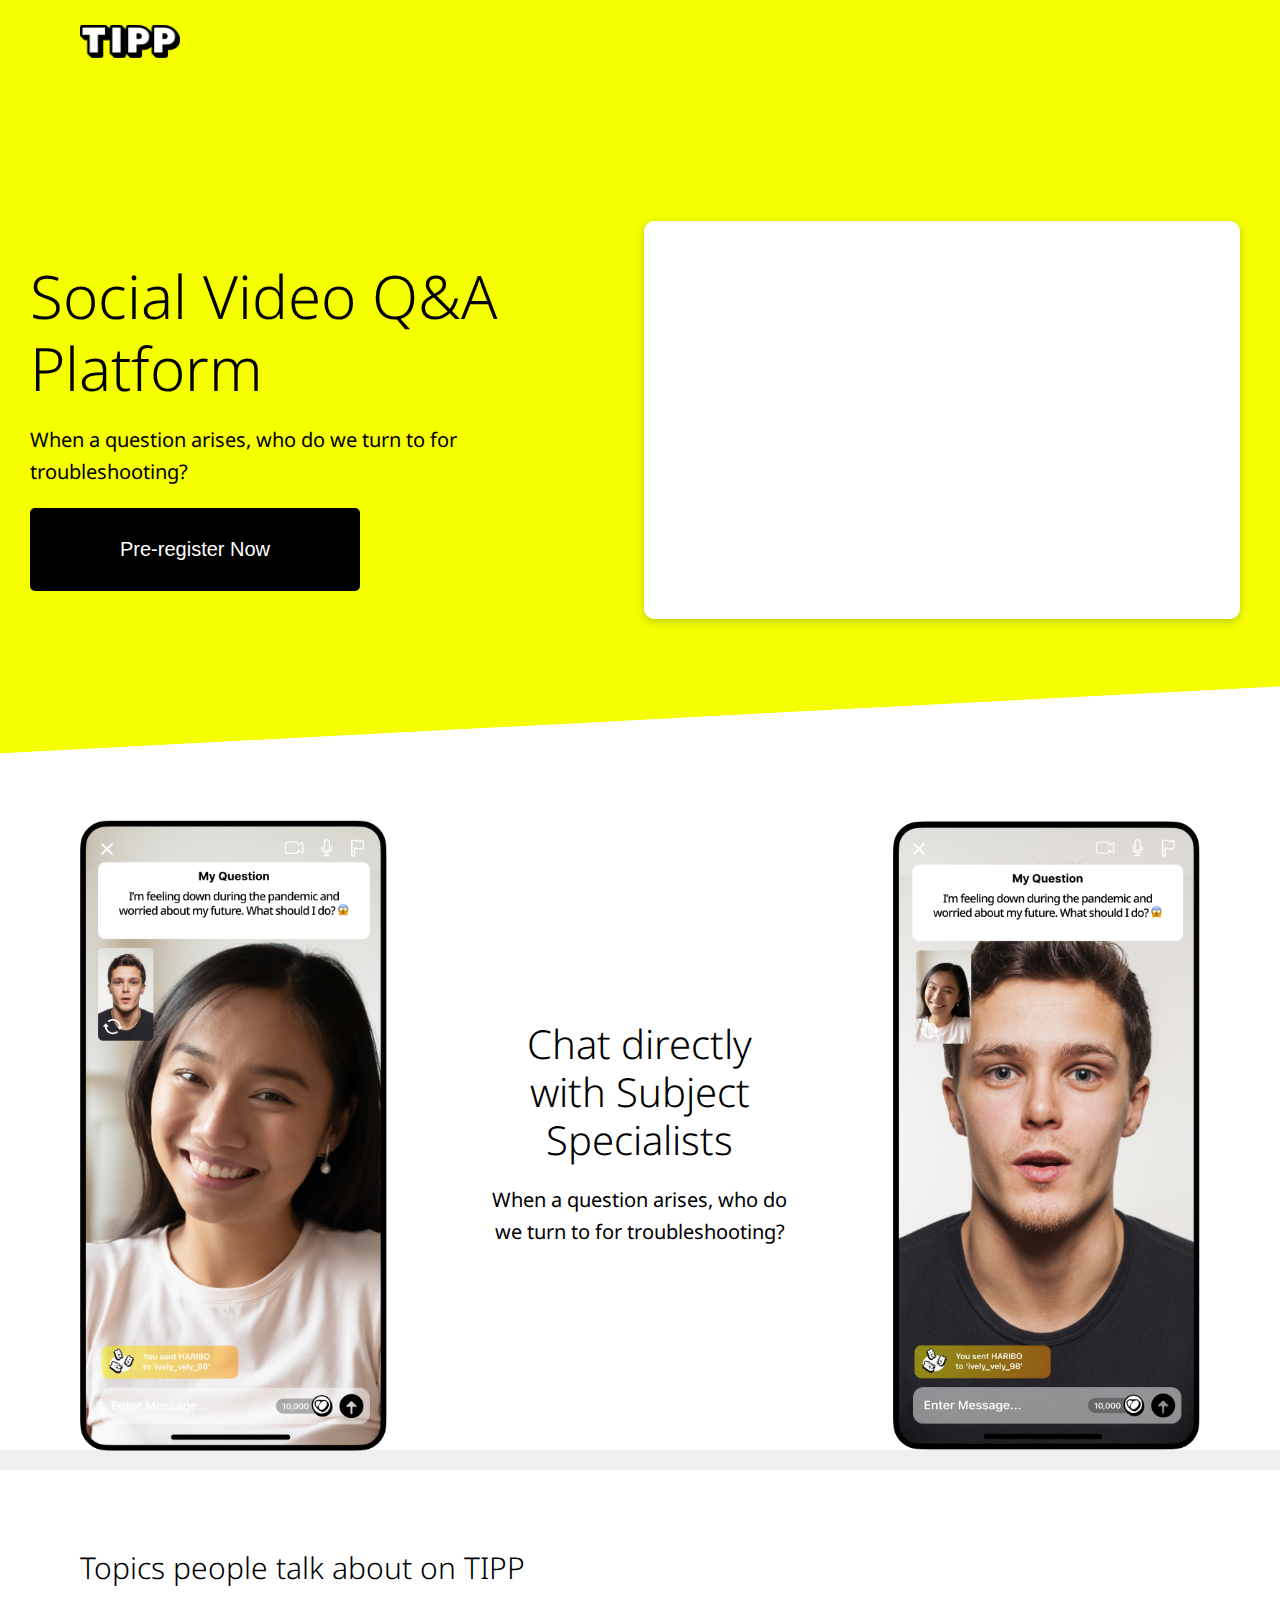
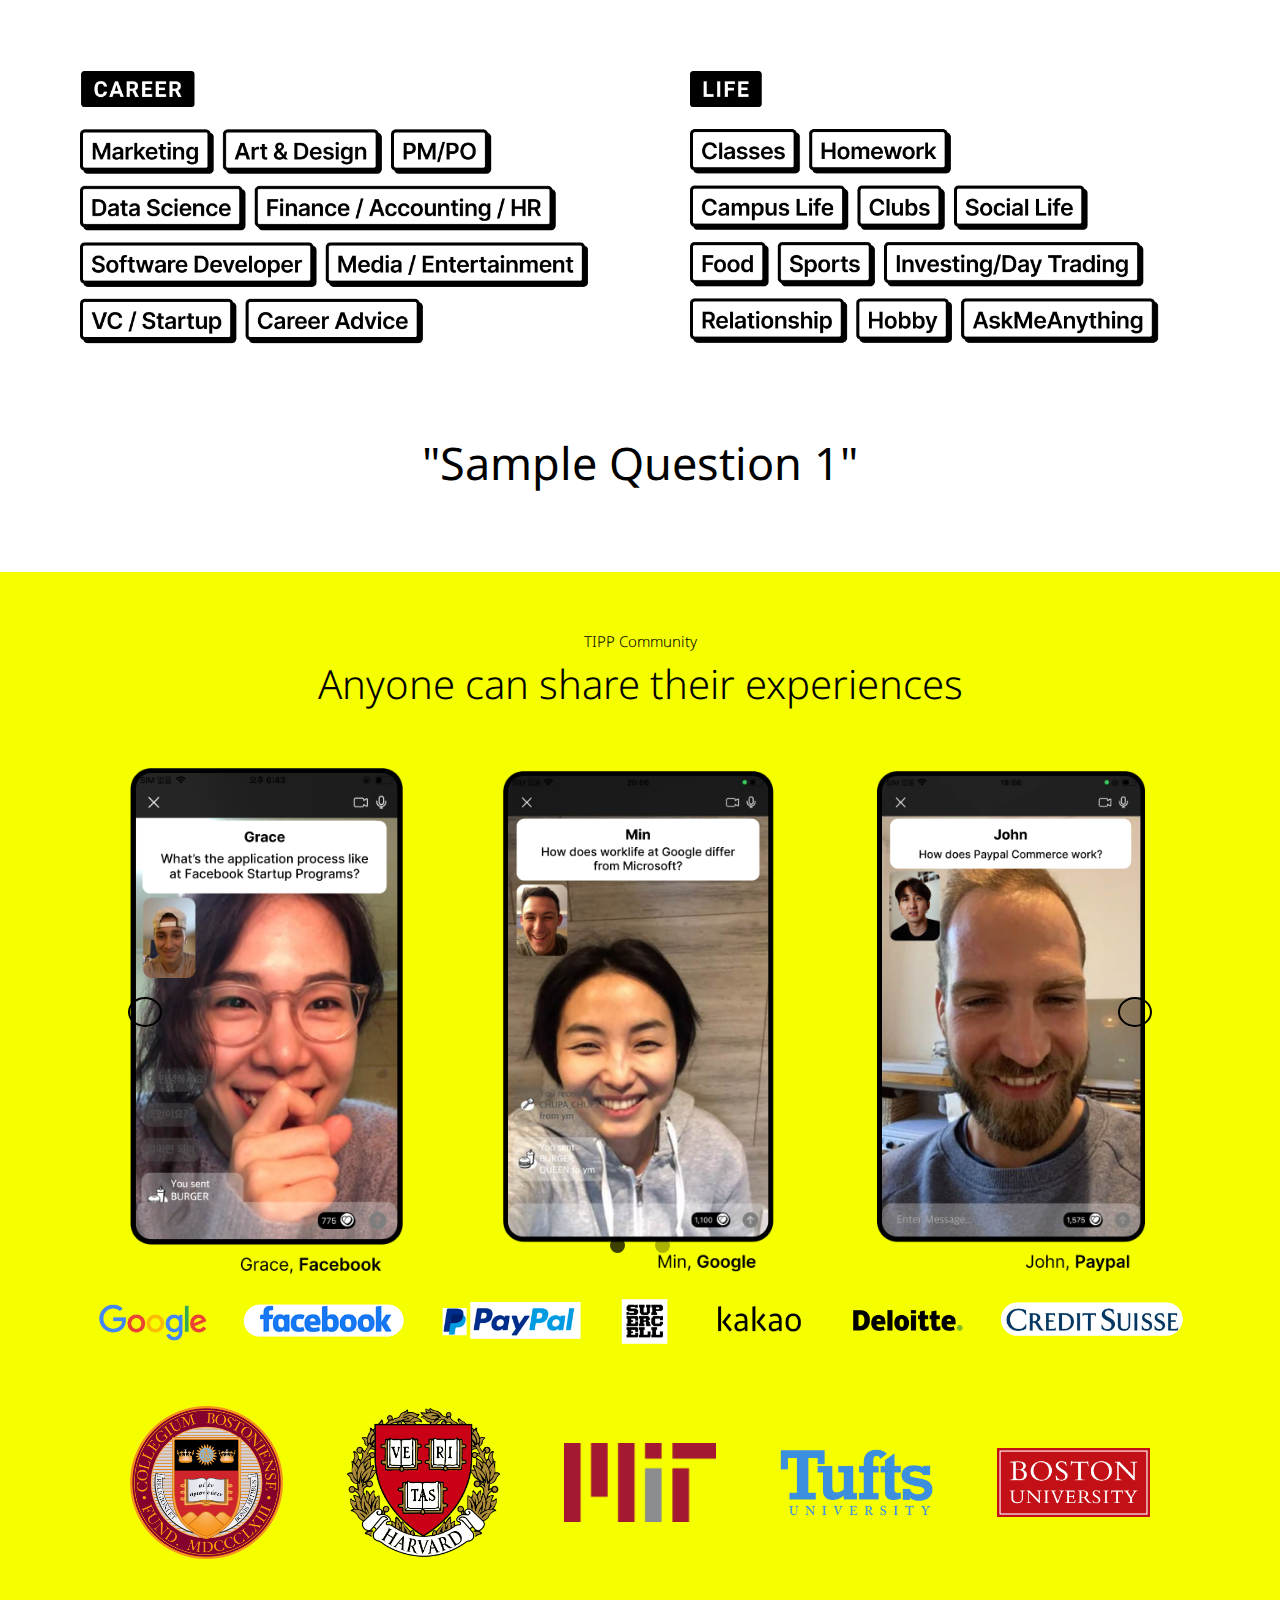
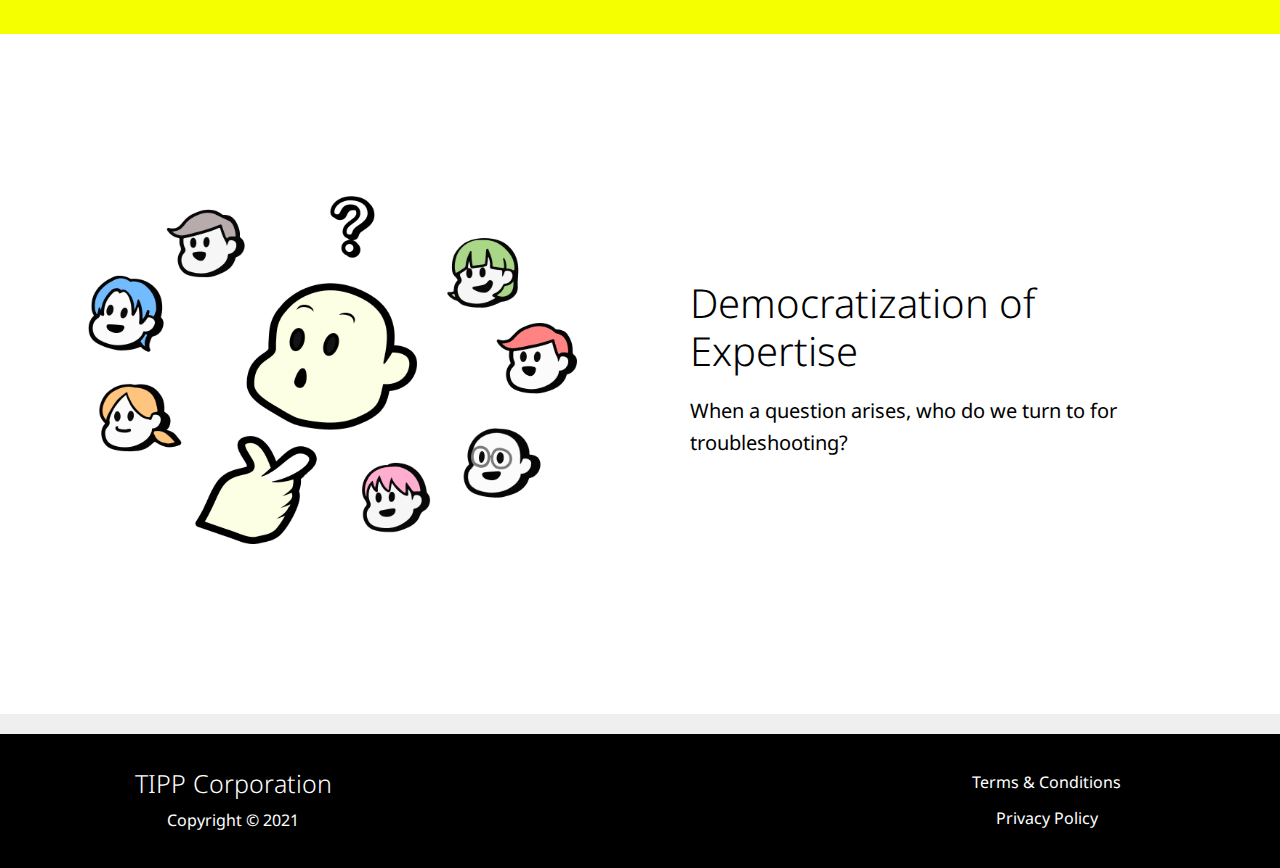
<file: index.html>
<!DOCTYPE html>
<html lang="en">
<head>
  <meta charset="UTF-8">
  <meta http-equiv="X-UA-Compatible" content="IE=edge">
  <meta name="viewport" content="width=device-width, initial-scale=1.0">
  <link rel="shortcut icon" type="image/png" href="assets/favicon.png"/>
  <link rel="stylesheet" href="https://cdnjs.cloudflare.com/ajax/libs/font-awesome/5.15.3/css/all.min.css" integrity="sha512-iBBXm8fW90+nuLcSKlbmrPcLa0OT92xO1BIsZ+ywDWZCvqsWgccV3gFoRBv0z+8dLJgyAHIhR35VZc2oM/gI1w==" crossorigin="anonymous" />
  <link rel="stylesheet" href="css/utilities.css">
  <link rel="stylesheet" href="css/style.css">
  <title>TIPP | Social Video Q&A Platform</title>
</head>
<body>
  <!-- Navbar -->
  <div class="navbar">
    <div class="container">
      <img class="logo" src="assets/tipp_logo.png" alt="TIPP Logo">
    </div>
  </div>

  <div class="slider-container">
    <!-- Showcase -->
    <section class="showcase">
      <div class="container grid">
        <div class="showcase-text">
          <h1>Social Video Q&A Platform</h1>
          <p>When a question arises, who do we turn to for troubleshooting?</p>
          <a class="typeform-share button" href="https://form.typeform.com/to/QQyzSiVu?typeform-medium=embed-snippet" data-mode="popup" data-size="50" target="_blank">
            <button class="btn">
              <i class="fab fa-apple"></i>
              <span>Pre-register Now</span>
            </button>
          </a>
        </div>
        <div class="showcase-video card">
          <iframe class="video" width="560" height="315" src="https://www.youtube.com/embed/tbbD_DGFpSs" title="YouTube video player" frameborder="0" allow="accelerometer; autoplay; clipboard-write; encrypted-media; gyroscope; picture-in-picture" allowfullscreen></iframe>
        </div>
      </div>
    </section>

    <!-- Introduction -->
    <section class="introduction">
      <div class="container grid">
        <div class="video-left">
          <img src="assets/video_left.png" alt="Video Left">
        </div>
        <div class="introduction-text text-center">
          <h1>Chat directly with Subject Specialists</h1>
          <p>When a question arises, who do we turn to for troubleshooting?</p>
        </div>
        <div class="video-right">
          <img src="assets/video_right.png" alt="Video Right">
        </div>
      </div>
    </section>

    <!-- Categories -->
    <section class="categories">
      <div class="container">
        <h1>Topics people talk about on TIPP</h1>
        <div class="grid">
          <div>
            <img src="assets/career_cats.png" alt="Career Categories">
          </div>
          <div>
            <img src="assets/life_cats.png" alt="Life Categories">
          </div>
        </div>
        <div class="questions text-center">
          <ul>
            <li>"Sample Question 1"</li>
            <li>"Sample Question 2"</li>
            <li>"Sample Question 3"</li>
          </ul>
        </div>
      </div>
    </section>

    <!-- Initial Users -->
    <section class="users">
      <div class="container">
        <div class="text-center">
          <h1>TIPP Community</h1>
          <h2>Anyone can share their experiences</h2>
        </div>
        <div class="slider">
          <div class="slide current">
            <div class="content grid">
                <img src="assets/grace_ss.png" alt="Grace Screenshot">
                <img src="assets/min_ss.png" alt="Min Screenshot">
                <img src="assets/john_ss.png" alt="John Screenshot">
            </div>
          </div>
          <div class="slide">
            <div class="content grid">
                <img src="assets/roma_ss.png" alt="Roma Screenshot">
                <img src="assets/chris_ss.png" alt="Chris Screenshot">
                <img src="assets/diego_ss.png" alt="Diego Screenshot">
            </div>
          </div>
        </div>
        <div class="buttons">
          <button class="" id="prev"><i class="fas fa-arrow-left"></i></button>
          <button id="next"><i class="fas fa-arrow-right"></i></button>
        </div>
        <div class="slider_nav">
          <button class="slide-indicator current"></button>
          <button class="slide-indicator"></button>
        </div>
        <div class="companies">
          <img src="assets/fortune500.png" alt="Fortune 500 Companies">
        </div>
        <div class="schools grid grid-5">
          <img src="assets/bc_logo.png" alt="Boston College">
          <img src="assets/harvard_logo.png" alt="Harvard">
          <img src="assets/mit_logo.png" alt="MIT">
          <img src="assets/tufts_logo.png" alt="Tufts">
          <img src="assets/bu_logo.png" alt="Boston University">
        </div>
      </div>
    </section>

    <!-- Distinction -->
    <section class="distinction">
      <div class="container grid">
        <div class="video-left">
          <img src="assets/democratization.png" alt="Democratization of Expertise">
        </div>
        <div class="distinction-text">
          <h1>Democratization of Expertise</h1>
          <p>When a question arises, who do we turn to for troubleshooting?</p>
        </div>
      </div>
    </section>

    <!-- Pre-Register -->
    <!-- <section class="pre-register">
      <div class="container">
        <div class="text-center">
          <h1>Pre-register now to gain early access to TIPP Beta</h1>
        </div>
        <a class="typeform-share button" href="https://form.typeform.com/to/QQyzSiVu?typeform-medium=embed-snippet" data-mode="popup" data-size="50" target="_blank">
          <button class="btn">
            <i class="fab fa-apple"></i>
            <span>Pre-register Now</span>
          </button>
        </a>
      </div>
    </section> -->
  </div>

  <!-- Footer -->
  <footer class="footer bg-dark py-2">
    <div class="container grid grid-3 text-center">
      <div>
        <h1>TIPP Corporation</h1>
        <p>Copyright &copy; 2021</p>
      </div>
      <div class="social">
        <a href="https://instagram.com/tipp_official_us"><i class="fab fa-instagram fa-2x"></i></a>
        <a href="https://www.linkedin.com/company/tipp-corporation/"><i class="fab fa-linkedin-in fa-2x"></i></a>
      </div>
      <div class="terms_cond">
        <p>Terms & Conditions</p>
        <p>Privacy Policy</p>
      </div>
    </div>
  </footer>

  <script src="main.js"></script>
</body>
</html>
</file>
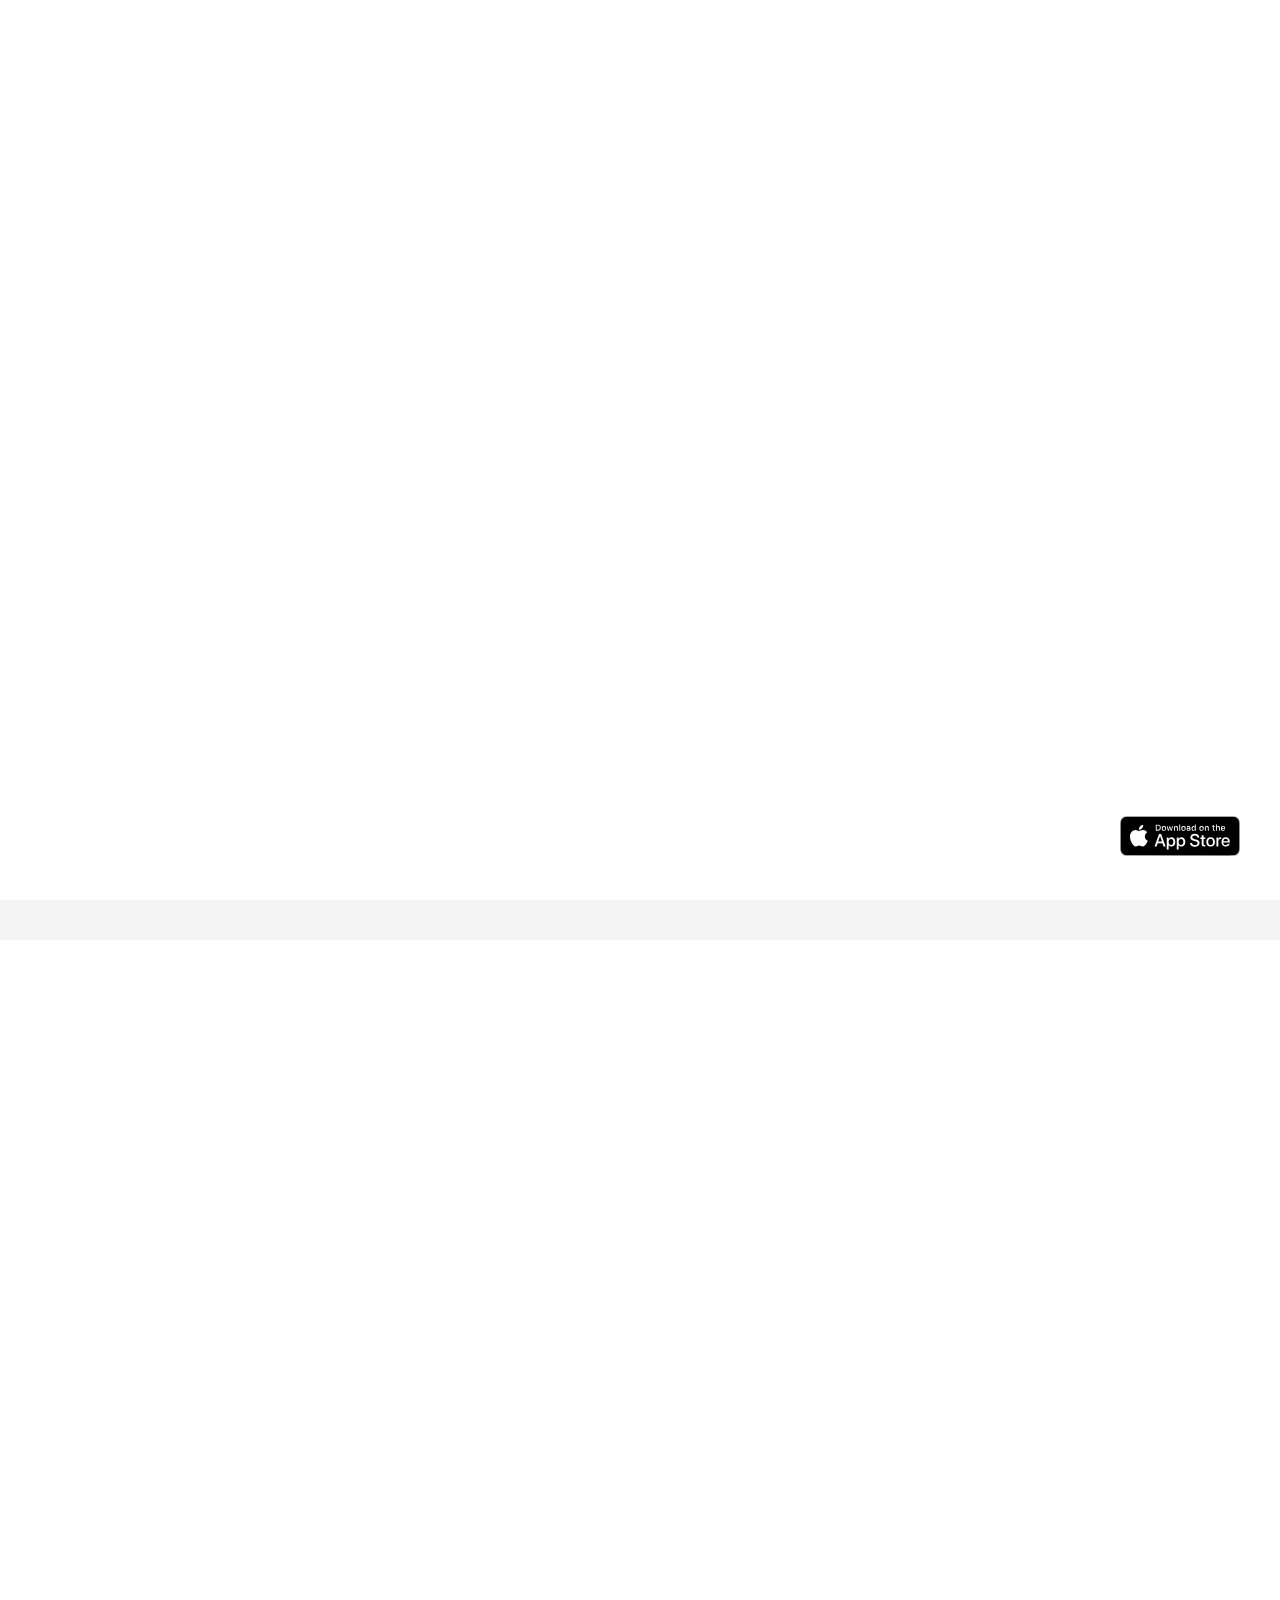
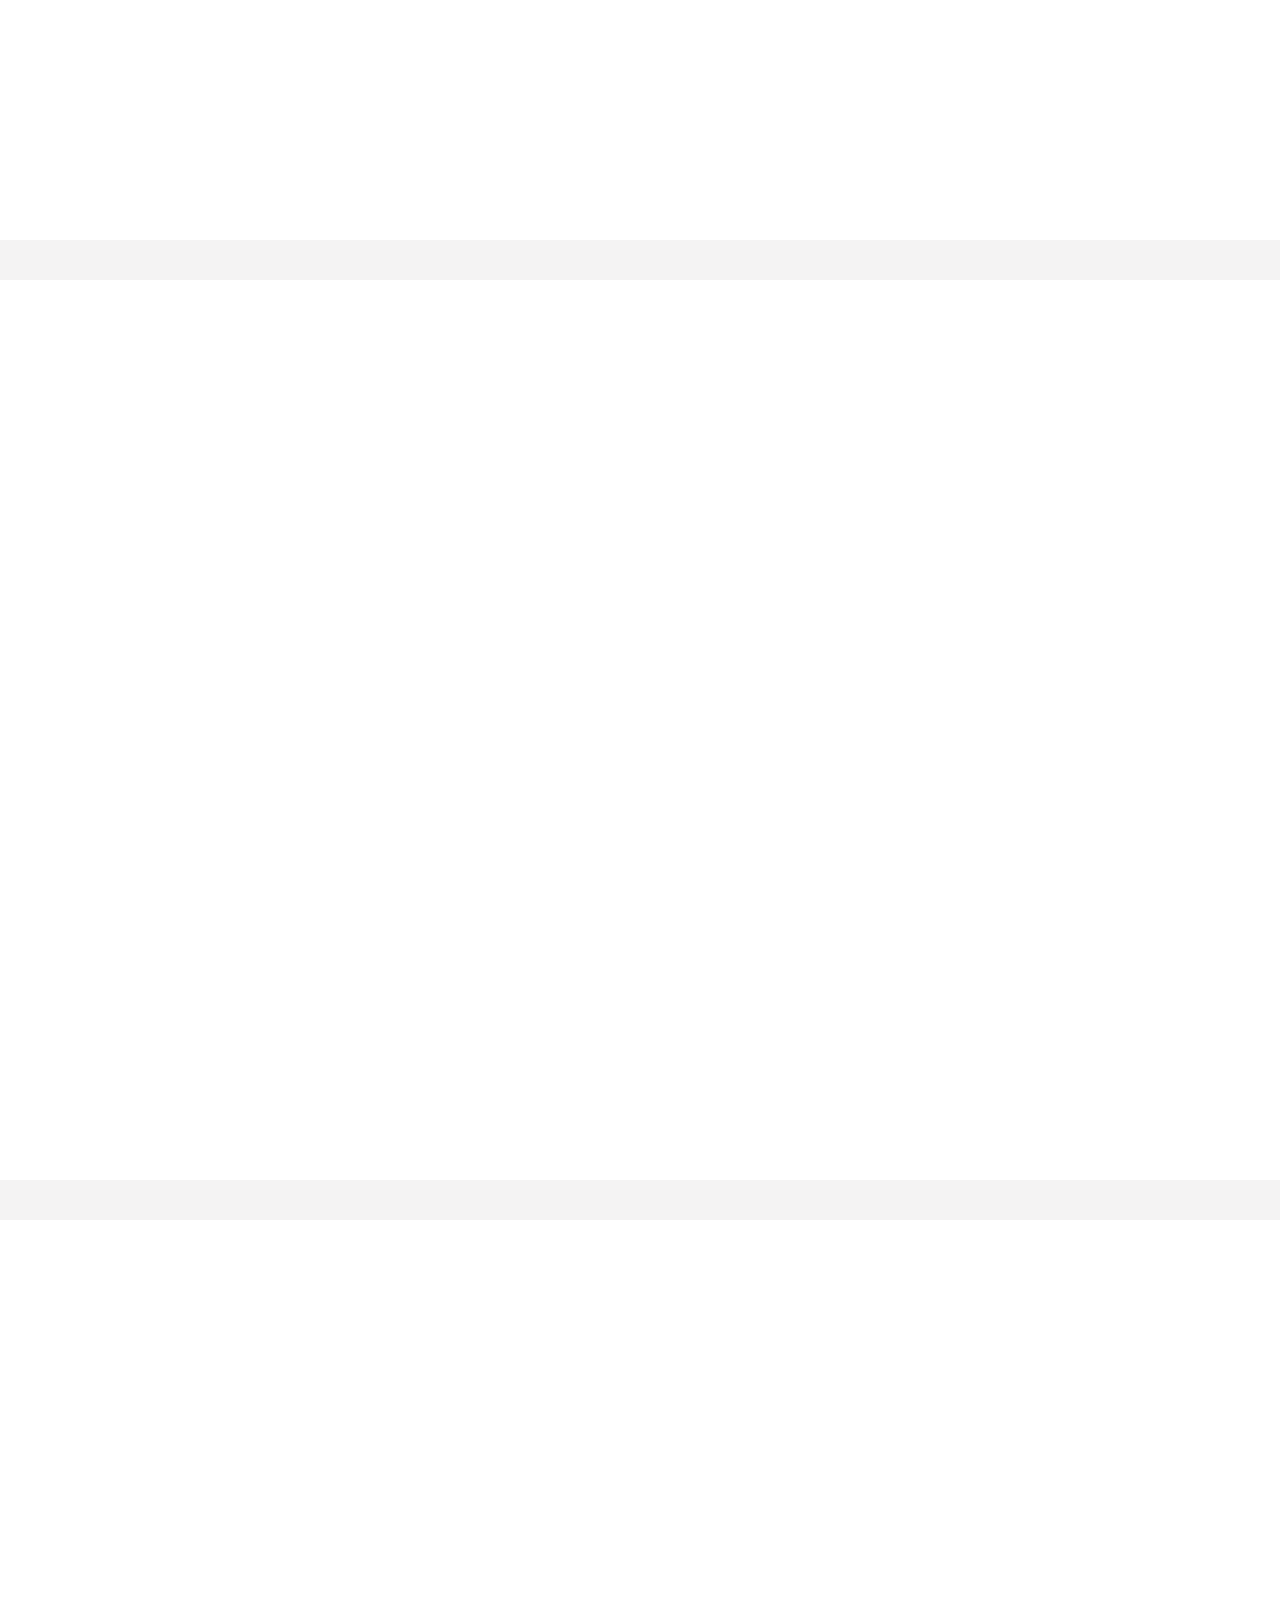
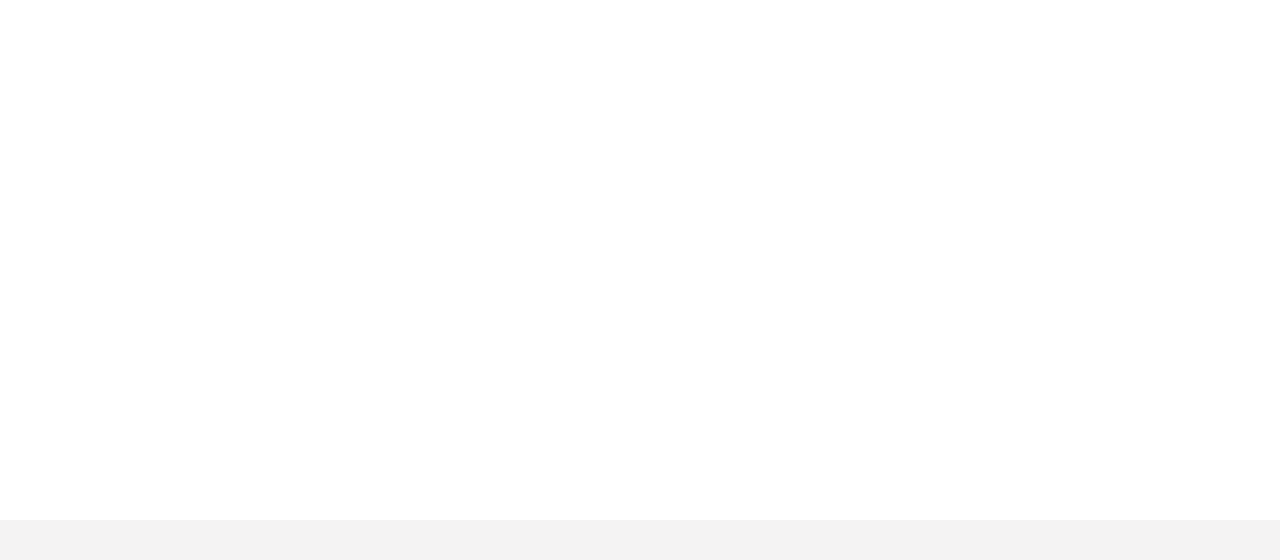
<file: index_new.html>
<!DOCTYPE html>
<html lang="en">
<head>
    <meta charset="UTF-8">
    <meta http-equiv="X-UA-Compatible" content="IE=edge">
    <meta name="viewport" content="width=device-width, initial-scale=1.0">
    <title>Document</title>
    <link rel="stylesheet" href="style_new.css">
</head>
<body>
    <section class="container">
        <div class="content"></div>
    </section>

    <section class="container">
        <div class="content"></div>
    </section>

    <section class="container">
        <div class="content"></div>
    </section>

    <section class="container">
        <div class="content"></div>
    </section>

    <div id="download_button">
        <a href="https://apple.co/3g4v0Mr">
        <img src="App_Store.svg" alt="Download on the App Store">
        </a>
    </div>
</body>
</html>
</file>
<file: css/utilities.css>
/* Utilities */
.container {
  max-width: 1200px;
  margin: 0 auto;
  overflow: auto;
  padding: 0 40px;
}

.card {
  background-color: white;
  box-shadow: 0 3px 10px rgba(0, 0, 0, 0.2);
  border-radius: 10px;
  padding: 20px;
  margin: 10px;
  z-index: 50;
}

.btn {
  display: inline-block;
  padding: 30px 90px;
  cursor: pointer;
  background: #000;
  color: #fff;
  border: none;
  border-radius: 5px;
  font-size: 20px;
}

.flex {
  display: flex;
  justify-content: center;
  align-items: center;
  height: 100%;
}

.grid {
  display: grid;
  grid-template-columns: repeat(2, 1fr);
  gap: 100px;
  justify-content: center;
  align-items: center;
  height: 100%;
}

.grid-3 {
  grid-template-columns: repeat(3, 1fr);
}

.text-center {
  text-align: center;
}

.bg-dark {
  background-color: #000;
  color: #fff;
}

.bg-dark a {
  color: #fff;
}

.is-hidden {
  display: none;
}

/* Padding */
.py-1 {
  padding: 1rem 0;
}

.py-2 {
  padding: 1.5rem 0;
}

.py-3 {
  padding: 2rem 0;
}

.py-4 {
  padding: 3rem 0;
}

.py-5 {
  padding: 4rem 0;
}

.p-1 {
  padding: 1rem;
}

.p-2 {
  padding: 1.5rem;
}

.p-3 {
  padding: 2rem;
}

.p-4 {
  padding: 3rem;
}

.p-5 {
  padding: 4rem;
}
</file>
<file: css/style.css>
@import url("https://fonts.googleapis.com/css2?family=Noto+Sans&display=swap");

:root {
  --primary-color: #f5ff00;
}

* {
  box-sizing: border-box;
  padding: 0;
  margin: 0;
}

body {
  font-family: "Noto Sans", sans-serif;
  color: black;
  line-height: 1.6;
}

ul {
  list-style-type: none;
}

a {
  text-decoration: none;
}

h1,
h2 {
  font-weight: 300;
  line-height: 1.2;
  margin: 10px 0;
}

p {
  margin: 10px 0;
}

img {
  width: 100%;
}

/* Navbar */
.navbar {
  background-color: var(--primary-color);
  height: 70px;
}

.navbar .logo {
  margin: 25px 0;
  width: 100px;
}

/* Showcase */
.showcase {
  height: 700px;
  background-color: var(--primary-color);
  position: relative;
}

.showcase h1 {
  font-size: 60px;
}

.showcase p {
  font-size: 20px;
  margin: 20px 0;
}

.showcase .grid {
  overflow: visible;
  grid-template-columns: 45% 55%;
}

.showcase .video {
  position: relative;
  top: 0;
  width: 100%;
  height: 350px;
  z-index: 100;
}

.showcase::before,
.showcase::after {
  content: "";
  position: absolute;
  height: 100px;
  bottom: -50px;
  right: 0;
  left: 0;
  background-color: #fff;
  transform: skewY(-3deg);
}

/* Introduction */

.introduction {
  height: 700px;
  position: relative;
  padding: 50px 0;
  border-bottom: rgba(215, 215, 215, 0.4) 20px solid;
}

.introduction h1 {
  font-size: 40px;
}

.introduction p {
  font-size: 20px;
  margin: 20px 0;
}

.introduction .grid {
  overflow: visible;
  grid-template-columns: 45% 55%;
  grid-template-columns: repeat(3, 1fr);
  gap: 100px;
}

.introduction .video {
  position: relative;
  top: 0;
  width: 100%;
  height: 350px;
  z-index: 100;
}

/* Distinction */

.distinction {
  height: 700px;
  position: relative;
  padding: 50px 0;
  border-bottom: rgba(215, 215, 215, 0.4) 20px solid;
}

.distinction h1 {
  font-size: 40px;
}

.distinction p {
  font-size: 20px;
  margin: 20px 0;
}

.distinction .grid {
  overflow: visible;
  grid-template-columns: 45% 55%;
  grid-template-columns: repeat(2, 1fr);
  gap: 100px;
}

/* Categories */

.categories {
  padding: 70px 0;
}

.categories h1 {
  font-size: 30px;
}

.categories .grid {
  padding: 75px 0;
  justify-content: center;
  align-items: unset;
}

.categories .questions {
  font-size: 45px;
  margin: 0;
  position: relative;
  height: 75px;
  width: auto;
  overflow: hidden;
}

.categories ul {
  animation: animate 6s linear infinite;
}

@keyframes animate {
  0% {
    transform: translateY(0px);
  }
  30% {
    transform: translateY(0px);
  }
  40% {
    transform: translateY(-65px);
  }
  60% {
    transform: translateY(-65px);
  }
  70%,
  100% {
    transform: translateY(-142px);
  }
}

/* Initial Users */

.users {
  padding-top: 50px;
  padding-bottom: 25px;
  background-color: var(--primary-color);
  position: relative;
}

.users h1 {
  font-size: 15px;
}

.users h2 {
  font-size: 40px;
}

.users .container {
  overflow: hidden;
}

.users .slider {
  position: relative;
  height: 500px;
  transition: transform 500ms ease-in-out;
}

.users .slide {
  position: absolute;
  top: 0;
  left: 0;
  width: 100%;
  height: 100%;
  /* opacity: 0;
  transition: opacity 0.5s ease-in-out; */
}

/* .slide.current {
  opacity: 1;
} */

.buttons button#next {
  position: absolute;
  top: 40%;
  right: 10%;
}

.buttons button#prev {
  position: absolute;
  top: 40%;
  left: 10%;
}

.buttons button {
  border: 2px solid #000;
  background-color: transparent;
  color: #000;
  cursor: pointer;
  padding: 13px 15px;
  border-radius: 50%;
  outline: none;
}

.buttons button:hover {
  background-color: #fff;
  color: #333;
}

.slider_nav {
  /* background-color: tomato; */
  padding: 20px 0 40px 0;
  display: flex;
  justify-content: center;
}

.slide-indicator {
  width: 15px;
  height: 15px;
  border: 0;
  border-radius: 50%;
  background-color: rgba(0, 0, 0, 0.3);
  margin: 0 15px;
}

.slide-indicator.current {
  background-color: rgba(0, 0, 0, 0.75);
}

.users .grid {
  padding: 50px;
  grid-template-columns: repeat(3, 1fr);
}

.users .schools.grid-5 {
  grid-template-columns: repeat(5, 1fr);
  gap: 4rem;
}

/* Pre-Register */

.pre-register {
  padding: 50px 0;
}

.pre-register a {
  padding: 50px 0;
  display: flex;
  justify-content: center;
  align-items: center;
}

/* Footer */

.footer h1 {
  font-size: 25px;
}

.footer img {
  margin: 10px;
  width: 50%;
}
.footer .social a {
  margin: 0 10px;
}

/* Tablets and under */
@media (max-width: 768px) {
  .grid,
  .showcase .grid,
  .categories .grid,
  .users .grid {
    grid-template-columns: 1fr;
    grid-template-rows: 1fr;
  }

  .showcase .grid,
  .footer .grid-3 {
    gap: 25px;
  }

  /* .showcase {
    height: auto;
  } */

  .showcase-text {
    text-align: center;
  }

  .showcase .video {
    height: auto;
  }

  .footer {
    text-align: center;
  }
}

/* Mobile */
@media (max-width: 500px) {
  html,
  body {
    margin: 0;
    padding: 0;
    height: 100%;
    width: 100%;
    background-color: var(--primary-color);
    overflow: hidden;
  }

  .navbar {
    height: 15vh;
    display: flex;
    justify-content: center;
    align-items: center;
  }

  .slider-container {
    height: 70vh;
    display: inline-flex;
    transform: translateX(0);
    transition: transform 0.3s ease-out;
    cursor: grab;
    align-items: center;
    justify-content: center;
  }

  section {
    max-height: 100vh;
    width: 100vw;
    display: flex;
    flex-direction: row;
    justify-content: center;
    align-items: center;
    user-select: none;
  }

  section.showcase .grid {
    display: flex;
    flex-direction: column-reverse;
  }

  .showcase::before,
  .showcase::after {
    display: none;
  }

  .categories .container {
    display: flex;
    flex-direction: column;
  }

  .categories .questions {
    display: none;
  }

  section.users {
    /* display: none; */
  }

  .footer {
    height: 15vh;
  }

  .footer .container {
    display: flex;
    flex-direction: row;
    overflow: hidden;
  }
}
</file>
<file: style_new.css>
html, body {
    border-left: 0px;
    height: 100%;
    margin: 0;
    width: 100%;
}

.container{
    align-items: center;
    background-color: white;
    border-bottom: solid rgb(244, 243, 243) 40px;
    display: flex;
    height: 100%;
    width: 100%;
}

.content {
    background-color: white;
    height: 80%;
    margin: 10%;
    width: 80%;
}

#download_button {
    bottom: 40px;
    position:fixed;
    right: 40px;
}

.flex {
  display: flex;
  align-items: center;
  justify-content: center;
}
</file>
